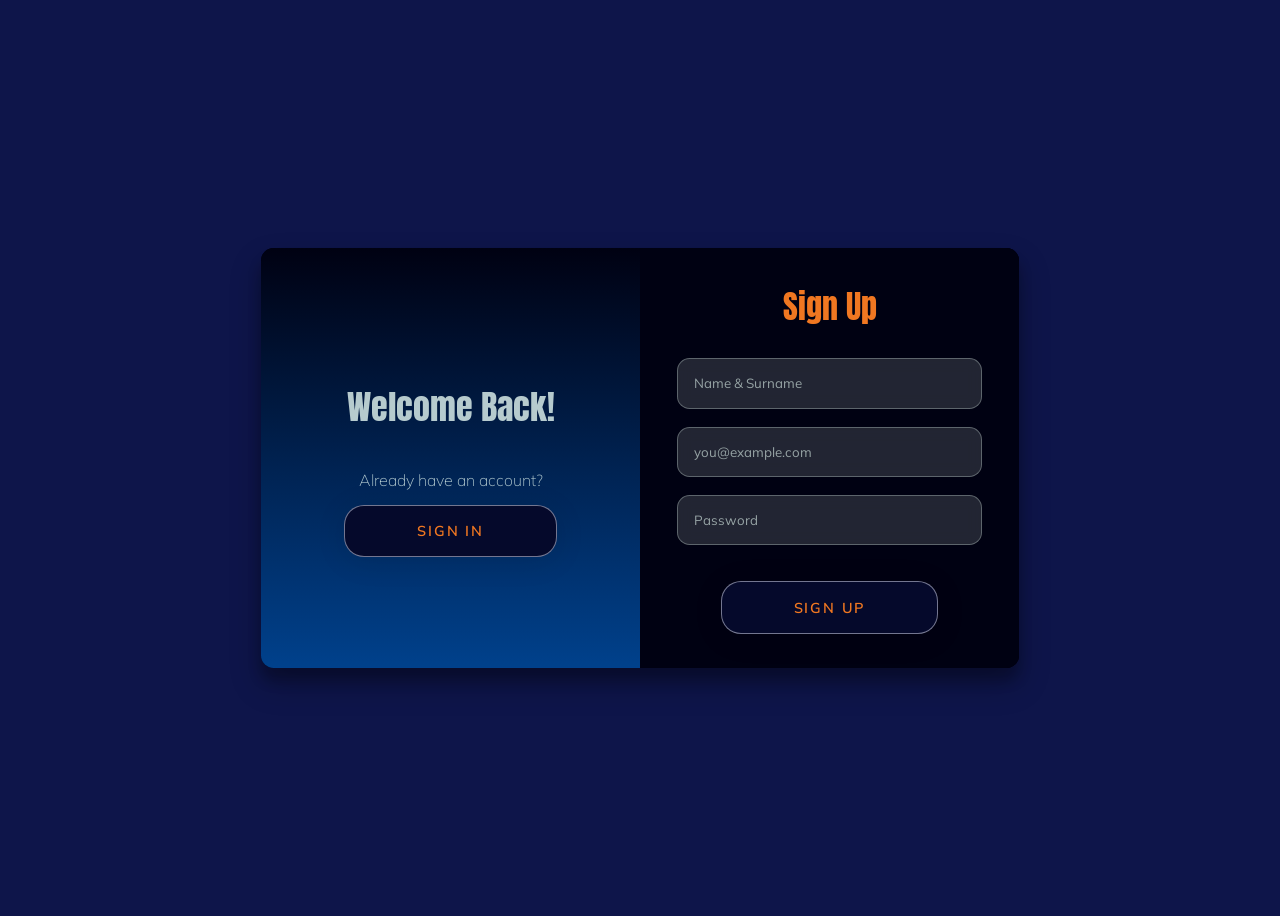
<file: pages/sign_in.html>
<!DOCTYPE html>
<html lang="en">
    <head>
        <meta charset="UTF-8">
        <meta http-equiv="X-UA-Compatible" content="IE-edge">
        <meta name="viewport" content="width-device-width, initial-scale-1.0">
        <meta name="keywords" content="template, html, css, image, paragraph, setup">
        <meta name="author" content="Declan Landman 262022">

        <title>Sign in/Sign up</title>

        <link rel="stylesheet" href="../css/signin.css">

    </head>
    <body>

        <link rel="preconnect" href="https://fonts.googleapis.com">
<link rel="preconnect" href="https://fonts.gstatic.com" crossorigin>
<link href="https://fonts.googleapis.com/css2?family=Anton&family=Mulish:ital,wght@0,200..1000;1,200..1000&display=swap" rel="stylesheet">
<div class="container right-panel-active">


	<div class="container__form container--signup">
		<form action="#" class="form" id="sign-up-form">
			<h2 class="form__title">Sign Up</h2>
			<input type="text" placeholder="Name & Surname" class="input" />
			<input type="email" id="email-input-signUp"  placeholder="you@example.com" class="input" />
			<input type="password" id="password-input-signUp"  autocomplete="new-password" placeholder="Password" class="input" />
			<button class="btn">Sign Up</button>
		</form>
	</div>

	<div class="container__form container--login">
		<form action="#" class="form" id="login-form">
			<h2 class="form__title">Login</h2>
			<input type="email" id="email-input-login" placeholder="you@example.com" class="input" />
			<input type="password" autocomplete="current-password" placeholder="At least 6 characters" class="input" />
			<a href="#" class="link">Forgot your password?</a>
			<button class="btn">Sign In</button>
		</form>
	</div>

<div class="container__overlay">
	<div class="overlay">
		<div class="overlay__panel overlay--left">
			<h1>Welcome Back!</h1>
			<p>Already have an account?</p>
			<button class="btn" id="loginBtn">Sign In</button>
		</div>
		<div class="overlay__panel overlay--right">
			<h1>Hello, Friend!</h1>
			<p>Start your journey here</p>
			<button class="btn" id="signUpBtn">Sign Up</button>
		</div>
	</div>
</div>

<script src="/js/signin.js"></script>

</body>
</html>
</file>
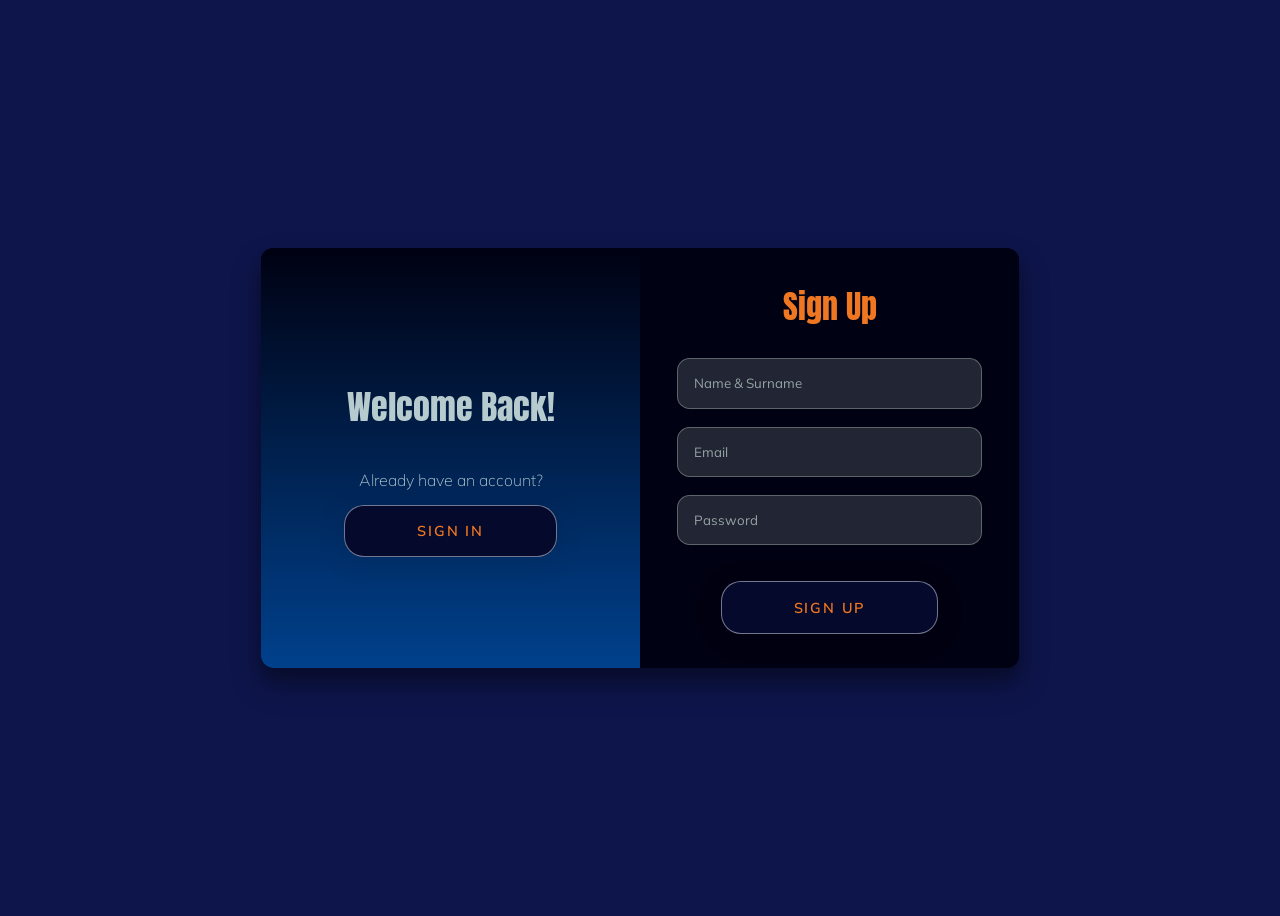
<file: public/pages/sign_in.html>
<!DOCTYPE html>
<html lang="en">
    <head>
        <meta charset="UTF-8">
        <meta http-equiv="X-UA-Compatible" content="IE-edge">
        <meta name="viewport" content="width-device-width, initial-scale-1.0">
        <meta name="keywords" content="template, html, css, image, paragraph, setup">
        <meta name="author" content="Declan Landman 262022">

        <title>Sign in/Sign up</title>

        <link rel="stylesheet" href="../css/signin.css">

    </head>
    <body>

        <link rel="preconnect" href="https://fonts.googleapis.com">
<link rel="preconnect" href="https://fonts.gstatic.com" crossorigin>
<link href="https://fonts.googleapis.com/css2?family=Anton&family=Mulish:ital,wght@0,200..1000;1,200..1000&display=swap" rel="stylesheet">
<div class="container right-panel-active">


	<div class="container__form container--signup">
		<form action="#" class="form" id="form1">
			<h2 class="form__title">Sign Up</h2>
			<input type="text" placeholder="Name & Surname" class="input" />
			<input type="email" placeholder="Email" class="input" />
			<input type="password" placeholder="Password" class="input" />
			<button class="btn">Sign Up</button>
		</form>
	</div>

	<div class="container__form container--signin">
		<form action="#" class="form" id="form2">
			<h2 class="form__title">Sign In</h2>
			<input type="email" placeholder="Email" class="input" />
			<input type="password" placeholder="Password" class="input" />
			<a href="#" class="link">Forgot your password?</a>
			<button class="btn">Sign In</button>
		</form>
	</div>

<div class="container__overlay">
	<div class="overlay">
		<div class="overlay__panel overlay--left">
			<h1>Welcome Back!</h1>
			<p>Already have an account?</p>
			<button class="btn" id="signIn">Sign In</button>
		</div>
		<div class="overlay__panel overlay--right">
			<h1>Hello, Friend!</h1>
			<p>Start your journey here</p>
			<button class="btn" id="signUp">Sign Up</button>
		</div>
	</div>
</div>

<script src="/js/signin.js"></script>

</body>
</html>
</file>
<file: css/signin.css>
:root {

	--white: #e5f9f2;
	--gray: rgb(0, 1, 18);
	--blue: #0e154a;
	--lightblue: #00418c;

	--button-radius: 0.7rem;

	--max-width: 758px;
	--max-height: 420px;

	font-size: 18px;
	font-family: "Anton", "Mulish", sans-serif;
}

body {
	align-items: center;
	background-color: var(--blue);
	background: var(--blue);
	background-attachment: fixed;
	background-position: center;
	background-repeat: no-repeat;
	background-size: cover;
	display: grid;
	height: 100vh;
	place-items: center;
}

.form__title {
    font-family: "Anton", sans-serif;
	font-weight: 400;
	margin: 0;
	margin-bottom: 1rem;
}

.link {
    font-family: "Mulish", sans-serif;
    font-weight: 100;
	color: rgba(229, 249, 242, 0.7);
	font-size: 0.9rem;
	margin: 1rem 0;
	text-decoration: none;
}

.link:hover{
    color: #C9641C;
}

.container {
	background-color: rgb(0, 1, 18);
	border-radius: var(--button-radius);
	box-shadow: 0 0.9rem 1.7rem rgba(0, 0, 0, 0.25),
		0 0.7rem 0.7rem rgba(0, 0, 0, 0.22);
	height: var(--max-height);
	max-width: var(--max-width);
	overflow: hidden;
	position: relative;
	width: 100%;
}

.container__form, h2{
    color:#f07721;
    font-size: 32px;
}

.container__form {
	height: 100%;
	position: absolute;
	top: 0;
	transition: all 0.6s ease-in-out;
}

.container--login {
	left: 0;
	width: 50%;
	z-index: 2;
}

.container.right-panel-active .container--login {
	transform: translateX(100%);
}

.container--signup {
	left: 0;
	opacity: 0;
	width: 50%;
	z-index: 1;
}

.container.right-panel-active .container--signup {
	animation: show 0.6s;
	opacity: 1;
	transform: translateX(100%);
	z-index: 5;
}

.container__overlay {
	height: 100%;
	left: 50%;
	overflow: hidden;
	position: absolute;
	top: 0;
	transition: transform 0.6s ease-in-out;
	width: 50%;
	z-index: 100;
}

.container.right-panel-active .container__overlay {
	transform: translateX(-100%);
}

.overlay {
	background-color: var(--white);
	background: linear-gradient(var(--gray), var(--lightblue));
	background-attachment: fixed;
	background-position: center;
	background-repeat: no-repeat;
	background-size: cover;
	height: 100%;
	left: -100%;
	position: relative;
	transform: translateX(0);
	transition: transform 0.6s ease-in-out;
	width: 200%;
}

.container.right-panel-active .overlay {
	transform: translateX(50%);
}

.overlay__panel {
	align-items: center;
	display: flex;
	flex-direction: column;
	height: 100%;
	justify-content: center;
	position: absolute;
	text-align: center;
	top: 0;
	transform: translateX(0);
	transition: transform 0.6s ease-in-out;
	width: 50%;
}

.overlay--left {
	transform: translateX(-20%);
}

.container.right-panel-active .overlay--left {
	transform: translateX(0);
}

.overlay--right {
	right: 0;
	transform: translateX(0);
}

.container.right-panel-active .overlay--right {
	transform: translateX(20%);
}

.container__overlay, h1 {
    font-family: "Anton", sans-serif;
    font-weight: 100;
    color: rgba(229, 249, 242, 0.797);
    font-size: 34px;
}

.container__panel, p{
    font-family: "Mulish", sans-serif;
    font-weight: 200;
    font-size: 16px;
    color: rgba(229, 249, 242, 0.797);
    line-height: 1rem;

}

.btn {
	background: #05092b;
	backdrop-filter: blur(10px);
    -webkit-backdrop-filter: blur(10px);
	border-radius: 20px;
	border: 1px solid rgba(229, 230, 249, 0.491);
	color: #f07721;
	cursor: pointer;
    font-family: "Mulish", sans-serif;
    font-weight: 600;
	font-size: 0.8rem;
	letter-spacing: 0.1rem;
	padding: 0.9rem 4rem;
	text-transform: uppercase;
	transition: transform 80ms ease-in, background 0.3s ease;
    box-shadow: 0 4px 30px rgba(0, 0, 0, 0.1);
}

.btn:hover {
    background: rgba(13, 35, 85, 0.25);
}

.form > .btn {
	margin-top: 1.5rem;
}

.btn:active {
	transform: scale(0.95);
}

.btn:focus {
	outline: none;
}

.form {
	background-color: rgb(0, 1, 18);
	display: flex;
	align-items: center;
	justify-content: center;
	flex-direction: column;
	padding: 0 3rem;
	height: 100%;
	text-align: center;
}

.input {
    font-family: "Mulish", sans-serif;
    background: rgba(229, 249, 242, 0.15);
    backdrop-filter: blur(8px);
	-webkit-backdrop-filter: blur(8px);
	border: 1px solid rgba(229, 249, 242, 0.3);
    border-radius: var(--button-radius);
    color: var(--white);
	padding: 0.9rem 0.9rem;
	margin: 0.5rem 0;
	width: 100%;
}

.input::placeholder {
    color: rgba(229, 249, 242, 0.6);
}

@keyframes show {
	0%,
	49.99% {
		opacity: 0;
		z-index: 1;
	}

	50%,
	100% {
		opacity: 1;
		z-index: 5;
	}
}
</file>
<file: public/css/signin.css>
:root {

	--white: #e5f9f2;
	--gray: rgb(0, 1, 18);
	--blue: #0e154a;
	--lightblue: #00418c;

	--button-radius: 0.7rem;

	--max-width: 758px;
	--max-height: 420px;

	font-size: 18px;
	font-family: "Anton", "Mulish", sans-serif;
}

body {
	align-items: center;
	background-color: var(--blue);
	background: var(--blue);
	background-attachment: fixed;
	background-position: center;
	background-repeat: no-repeat;
	background-size: cover;
	display: grid;
	height: 100vh;
	place-items: center;
}

.form__title {
    font-family: "Anton", sans-serif;
	font-weight: 400;
	margin: 0;
	margin-bottom: 1rem;
}



.container {
	background-color: rgb(0, 1, 18);
	border-radius: var(--button-radius);
	box-shadow: 0 0.9rem 1.7rem rgba(0, 0, 0, 0.25),
		0 0.7rem 0.7rem rgba(0, 0, 0, 0.22);
	height: var(--max-height);
	max-width: var(--max-width);
	overflow: hidden;
	position: relative;
	width: 100%;
}

.container__form, h2{
    color:#f07721;
    font-size: 32px;
}

.container__form {
	height: 100%;
	position: absolute;
	top: 0;
	transition: all 0.6s ease-in-out;
}

.container--login {
	left: 0;
	width: 50%;
	z-index: 2;
}

.container.right-panel-active .container--login {
	transform: translateX(100%);
}

.container--signup {
	left: 0;
	opacity: 0;
	width: 50%;
	z-index: 1;
}

.container.right-panel-active .container--signup {
	animation: show 0.6s;
	opacity: 1;
	transform: translateX(100%);
	z-index: 5;
}

.container__overlay {
	height: 100%;
	left: 50%;
	overflow: hidden;
	position: absolute;
	top: 0;
	transition: transform 0.6s ease-in-out;
	width: 50%;
	z-index: 100;
}

.container.right-panel-active .container__overlay {
	transform: translateX(-100%);
}

.overlay {
	background-color: var(--white);
	background: linear-gradient(var(--gray), var(--lightblue));
	background-attachment: fixed;
	background-position: center;
	background-repeat: no-repeat;
	background-size: cover;
	height: 100%;
	left: -100%;
	position: relative;
	transform: translateX(0);
	transition: transform 0.6s ease-in-out;
	width: 200%;
}

.container.right-panel-active .overlay {
	transform: translateX(50%);
}

.overlay__panel {
	align-items: center;
	display: flex;
	flex-direction: column;
	height: 100%;
	justify-content: center;
	position: absolute;
	text-align: center;
	top: 0;
	transform: translateX(0);
	transition: transform 0.6s ease-in-out;
	width: 50%;
}

.overlay--left {
	transform: translateX(-20%);
}

.container.right-panel-active .overlay--left {
	transform: translateX(0);
}

.overlay--right {
	right: 0;
	transform: translateX(0);
}

.container.right-panel-active .overlay--right {
	transform: translateX(20%);
}

.container__overlay, h1 {
    font-family: "Anton", sans-serif;
    font-weight: 100;
    color: rgba(229, 249, 242, 0.797);
    font-size: 34px;
}

.container__panel, p{
    font-family: "Mulish", sans-serif;
    font-weight: 200;
    font-size: 16px;
    color: rgba(229, 249, 242, 0.797);
    line-height: 1rem;

}

.btn {
	background: #05092b;
	backdrop-filter: blur(10px);
    -webkit-backdrop-filter: blur(10px);
	border-radius: 20px;
	border: 1px solid rgba(229, 230, 249, 0.491);
	color: #f07721;
	cursor: pointer;
    font-family: "Mulish", sans-serif;
    font-weight: 600;
	font-size: 0.8rem;
	letter-spacing: 0.1rem;
	padding: 0.9rem 4rem;
	text-transform: uppercase;
	transition: transform 80ms ease-in, background 0.3s ease;
    box-shadow: 0 4px 30px rgba(0, 0, 0, 0.1);
}

.btn:hover {
    background: rgba(13, 35, 85, 0.25);
}

.form > .btn {
	margin-top: 1.5rem;
}

.btn:active {
	transform: scale(0.95);
}

.btn:focus {
	outline: none;
}

.form {
	background-color: rgb(0, 1, 18);
	display: flex;
	align-items: center;
	justify-content: center;
	flex-direction: column;
	padding: 0 3rem;
	height: 100%;
	text-align: center;
}

.input {
    font-family: "Mulish", sans-serif;
    background: rgba(229, 249, 242, 0.15);
    backdrop-filter: blur(8px);
	-webkit-backdrop-filter: blur(8px);
	border: 1px solid rgba(229, 249, 242, 0.3);
    border-radius: var(--button-radius);
    color: var(--white);
	padding: 0.9rem 0.9rem;
	margin: 0.5rem 0;
	width: 100%;
}

.input::placeholder {
    color: rgba(229, 249, 242, 0.6);
}

@keyframes show {
	0%,
	49.99% {
		opacity: 0;
		z-index: 1;
	}

	50%,
	100% {
		opacity: 1;
		z-index: 5;
	}
}

.error {
    color: #ff6b6b;
	font-size: 14px;
}

.success {
    color: #4cd987;
	font-size: 14px;
}


.remember-row label{
	font-family: "Mulish", sans-serif;
	font-size: 14px;
	font-weight: 100;
	color: rgba(229, 249, 242, 0.7);
}

#signUpForm #signUpMessage{
	margin: 0;
	min-height: 0;
}

#loginForm #loginMessage {
	margin: 0;
	min-height: 0;
}

#loginForm .remember-row {
	margin: 0.3rem 0 0;
	align-self: flex-start;
	display: flex;
	align-items: center;
	gap: 0.4rem;
}

#loginForm .link {
	margin: 0.5rem 0 0;
	align-self: flex-start;
	padding: 0;
}

#loginForm .remember-row input{
	margin: 0;
}

#loginForm .btn {
	margin-top: 0.8rem;
}

button.link {
	background: transparent;
	border: none;
    font-family: "Mulish", sans-serif;
    font-weight: 100;
	color:  #FF6A00;
	font-size: 14px;
	margin: 0.5rem 0;
	text-decoration: none;
	cursor: pointer;
}

.link:hover{
    text-decoration: underline;
	text-underline-offset: 2px;
}

/* Phone screen responsiveness fixes */
@media (max-width: 600px) {
	body {
		height: auto;
		min-height: 100dvh;
		padding: 1rem;
	}

	.container {
		height: auto;
	}

	.container h1,
	.container h2 {
		font-size: 26px;
	}

	.container__form {
		position: static;
		width: 100%;
		height: auto;
		transition: none;
	}

	.container--login,
	.container--signup {
		width: 100%;
		opacity: 1;
	}

	.form {
		height: auto;
		padding: 2rem 1.5rem;
	}

	.form > .btn {
		width: 100%;
	}

	.container--signup {
		display: none;
	}

	.container.right-panel-active .container--signup {
		display: block;
		transform: none;
		animation: none;
	}

	.container.right-panel-active .container--login {
		display: none;
	}

	.container__overlay,
	.container.right-panel-active .container__overlay {
		position: static;
		width: 100%;
		height: auto;
		transform: none;
	}

	.overlay,
	.container.right-panel-active .overlay {
		left: 0;
		width: 100%;
		height: auto;
		transform: none;
		background-attachment: scroll;
	}

	.overlay__panel {
		position: static;
		width: 100%;
		padding: 1.5rem 0rem;
		transform: none;
	}

	.overlay__panel p {
		line-height: 1.4;
		margin: 0.5rem 0 1rem;
	}

	.overlay--left {
		display: none;
	}

	.container.right-panel-active .overlay--left {
		display: flex;
		transform: none;
	}

	.container.right-panel-active .overlay--right {
		display: none;
	}
}
</file>
